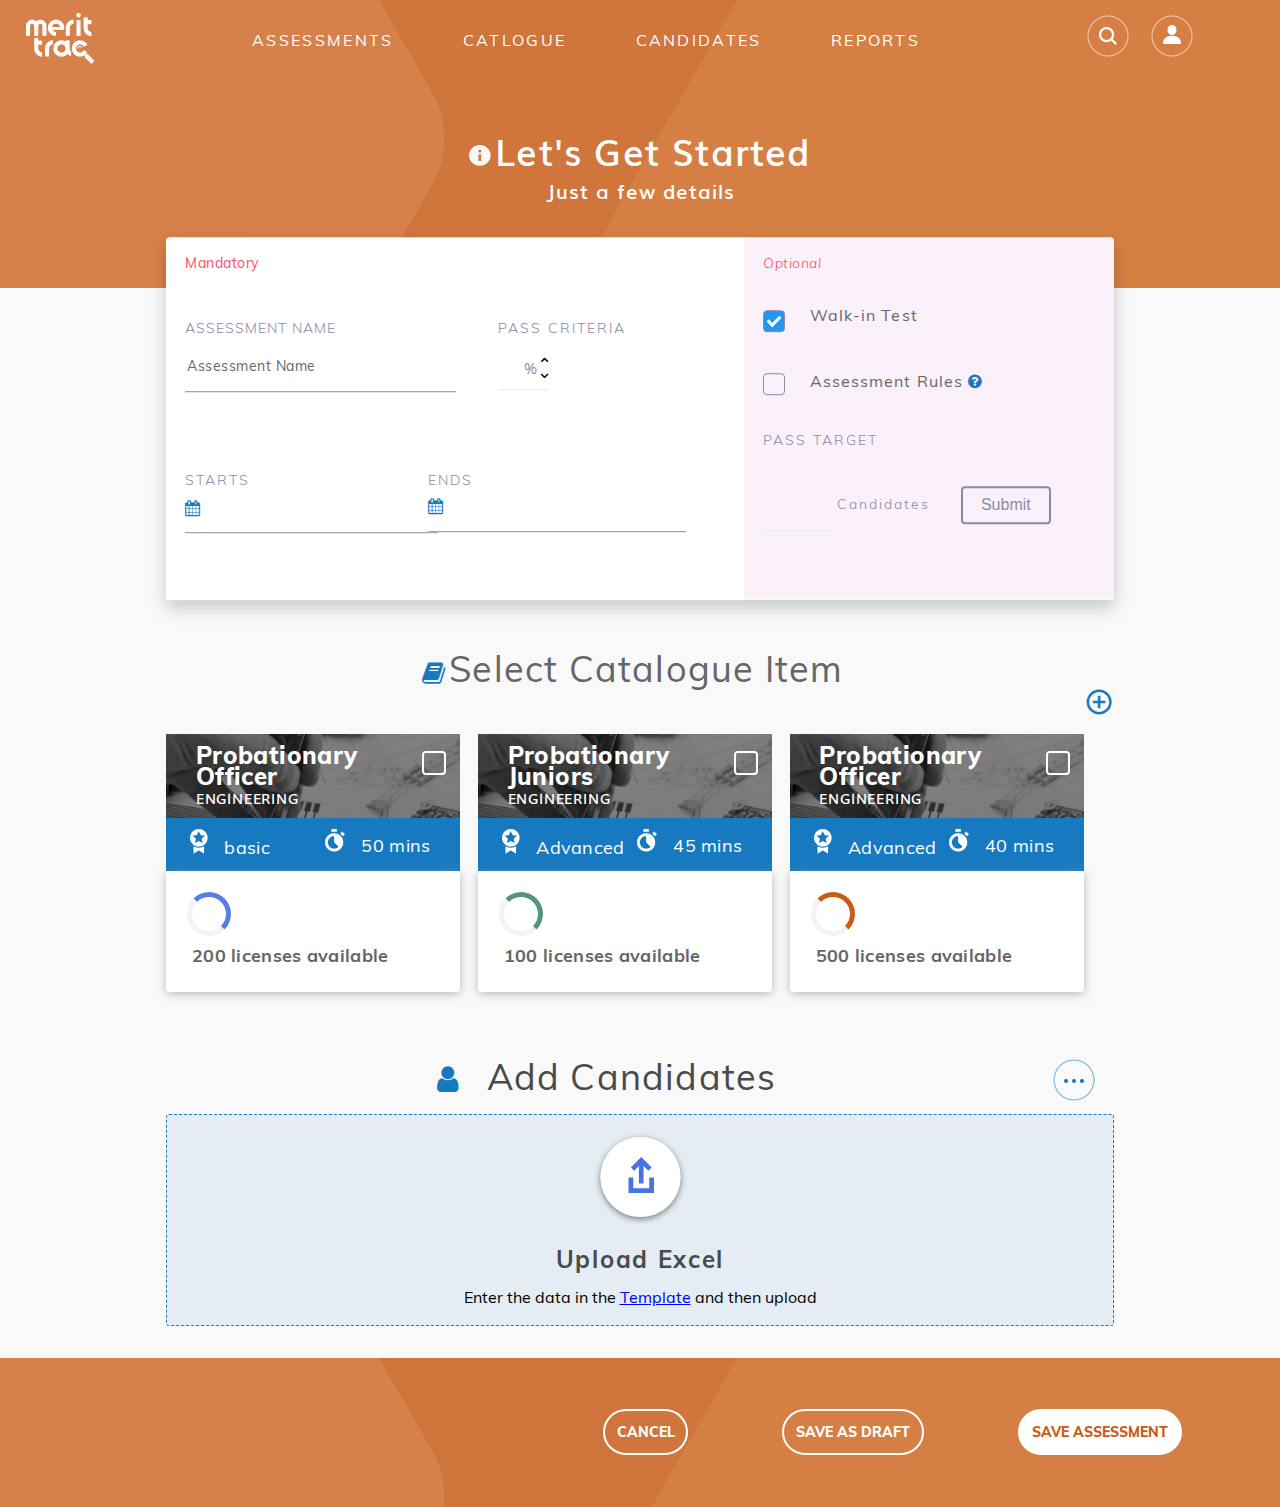
<file: index.html>
<!DOCTYPE html>
<html>
<head>
    <meta charset="utf-8" />
    <meta http-equiv="X-UA-Compatible" content="IE=edge">
    <title>Merit Trac</title>
    <meta name="viewport" content="width=device-width, initial-scale=1">
    <link rel="stylesheet" type="text/css" media="screen" href="/css/style.css" />
    <link rel="stylesheet" type="text/css" media="screen" href="/css/font.css" />
    <link rel="stylesheet" href="https://cdnjs.cloudflare.com/ajax/libs/font-awesome/4.7.0/css/font-awesome.min.css"/>
    <link href="https://fonts.googleapis.com/icon?family=Material+Icons" rel="stylesheet"/>
    
</head>
<body>
    <section class="main_section set_headerwidth">
        <header class="main_header set_headermaxwidth">
           <div class="main_div" id = "bar_nav"> 
              <div class="image_div">
                  <img src = "/images/page-1.png" alt = "merit-trac"/>
              </div>
              <div class="nav_bar">
                <ul class="nav_lists">
                    <li class = "nav_list"><a href = "#">ASSESSMENTS</a></li>
                    <li class = "nav_list"><a href = "#">CATLOGUE</a></li>
                    <li class = "nav_list"><a href = "#">CANDIDATES</a></li>
                    <li class = "nav_list"><a href = "#">REPORTS</a></li>
                </ul>
              </div>
              <div class="search_profile">
                    <img src = "/images/search.png" class = "search_img" alt = "search_image"/>
                    <img src="/images/profile.png" alt="profile_image" class="profile_img"/>
              </div>
           </div>
           <div class="header_hex">
               <div class="main_heading">
                    <img  class = "exlamation_img" src = "/images/exlamation.png" alt = "profile-image"/>
                    <h1 class = "heading">Let's Get Started</h1>
                    <p class = "sub_heading">Just a few details</p> 
               </div>
           </div>
        </header>
    </section>
    <section class = "set_width bg-color">
        <main class = "set_maxwidth main_content">
            <div class="user_form">
                <div class="maindatory_form">
                        <i class = "mandatory_title">Mandatory</i>
                    <div class="assessment">
                        <p class = "assessment_name">ASSESSMENT NAME</p>
                        <input type="text" name="#" id="ass_name" class="assessment_holder" placeholder="Assessment Name">
                    </div>
                    <div class="pass_criteria">
                        <p class = "pass_criteria_number">PASS CRITERIA</p>
                        <span class = "number_arrow"><input max = 100 min = 0 type="number" name="#" id="pass_num" class="pass_number"></span>
                        <span class = "percent">&#37;</span>
                    </div>

                    <div class="date">
                        <div class="start_date">
                            <p class = "date_form">STARTS</p>
                            <span class = "calender"><i class="fa fa-calendar"></i></span>
                            <input class = "date_time" type="datetime" name="#" id="date_start">
                        </div>
                        <div class="end_date">
                            <p class = "date_form">ENDS</p>
                            <span class = "calender1"><i class="fa fa-calendar"></i></span>
                            <input class = "date_time1" type="datetime" name="#" id="date_end">
                        </div>
                   </div> 
                </div>
                
                <div class="optional_form">
                    <p class = "optional_name">Optional</p>
                    <div class="walk_in_test">
                        <label class="container check_title" style = "padding: 0% 14%">Walk-in Test
                            <input type="checkbox" checked="checked" class = "agree">
                            <span class="checkmark"></span>
                        </label>
                    </div>
                    <div class="assessment_rules">    
                        <label class="container check_title" style = "padding: 0% 14%">Assessment Rules
                            <input type="checkbox"  class = "agree">
                            <span class="checkmark"></span>
                            <i class="fa fa-question-circle question" aria-hidden="true"></i>
                        </label>
                    </div>
                    <div class = "bottom_pass">
                     <p class = "pass_title">PASS TARGET</p>
                     <input type="text" name="#" id="no_candidates" class="pass_number">
                     <label class = "pass_title">Candidates</label>
                     <input type = "submit" value = "Submit" onclick = "postfunction()" class = "button button_blue"/>
                    </div>    
                </div>
            </div>
             <div class="catalogue_items">
                 <div class = "heading_margin">
                   <!-- <span class="glyphicon glyphicon-book book"></span> -->
                   <i class="fa fa-book book" aria-hidden="true" style = "font-size:25px;"></i>
                   <h2 class = "catalogue_heading">Select Catalogue Item</h2>
                </div>
                <i class="material-icons add_ico" style = "font-size: 30px;">add_circle_outline</i>
            </div>
            <div class="catalogues" id = "template_here">
                <!-- <div class="catalogue_container">
                        <div class="image_contain">
                               <div class="opacity_container">
                                </div>
                                <div class = "text_contain">
                                        <i class = "pb_officer">Probationary officer/Junior</i>
                                        <span class = "eng_text">ENGINEERING</span>
                                </div>
                                <label class="container1 check_title1">
                                            <input type="checkbox">
                                            <span class="checkmark1"></span>
                                </label>      
                        </div>       
                               <div class="basic">
                                    <div class = "badge_div">
                                            <img class = "badge_timer" src = "/images/level.png" alt = "badge_image"/>
                                            <p class = "basic_def">Basic</p>
                                    </div>
                                     <div class = "mins_div">
                                            <img class = "badge_timer" src = "/images/time.png" alt = "timer_image"/>
                                            <p class="timer_def">45 mins</p>
                                     </div>
                              </div>
                              
                              <div class="availability">
                                 <span class="loader"></span>
                                 <span class = "license_title">200 licenses available</span>
                              </div>
                        
                </div>
                <div class="catalogue_container">
                        <div class="image_contain">
                               <div class="opacity_container">
                                </div>
                                <div class = "text_contain">
                                        <i class = "pb_officer">Probationary officer/Junior</i>
                                        <span class = "eng_text">ENGINEERING</span>
                                </div>
                                <label class="container1 check_title1">
                                            <input type="checkbox">
                                            <span class="checkmark1"></span>
                                </label>      
                        </div>       
                               <div class="basic">
                                    <div class = "badge_div">
                                            <img class = "badge_timer" src = "/images/level.png" alt = "badge_image"/>
                                            <p class = "basic_def">Basic</p>
                                    </div>
                                     <div class = "mins_div">
                                            <img class = "badge_timer" src = "/images/time.png" alt = "timer_image"/>
                                            <p class="timer_def">45 mins</p>
                                     </div>
                              </div>
                              
                              <div class="availability">
                                 <span class="loader1"></span>
                                 <span class = "license_title">200 licenses available</span>
                              </div>
                        
                </div>
                <div class="catalogue_container">
                        <div class="image_contain">
                               <div class="opacity_container">
                                </div>
                                <div class = "text_contain">
                                        <i class = "pb_officer">Probationary officer/Junior</i>
                                        <span class = "eng_text">ENGINEERING</span>
                                </div>
                                <label class="container1 check_title1">
                                            <input type="checkbox">
                                            <span class="checkmark1"></span>
                                </label>      
                        </div>       
                               <div class="basic">
                                    <div class = "badge_div">
                                            <img class = "badge_timer" src = "/images/level.png" alt = "badge_image"/>
                                            <p class = "basic_def">Basic</p>
                                    </div>
                                     <div class = "mins_div">
                                            <img class = "badge_timer" src = "/images/time.png" alt = "timer_image"/>
                                            <p class="timer_def">45 mins</p>
                                     </div>
                              </div>
                              
                              <div class="availability">
                                 <span class="loader2"></span>
                                 <span class = "license_title">200 licenses available</span>
                              </div>
                        
                </div> -->
            </div>
            <div class="candidates">
                <div class="prof_candidates">
                    <i class="fa fa-user user" aria-hidden="true" style = "font-size:30px"></i>
                    <i class = "cand">Add Candidates</i>
                </div>
                <div class="more">
                    <img src = "/images/group-17.png" alt = "more_image"/>
                </div>
            </div>
            <div class="upload_rectangle">
                <img src="/images/upload.svg" alt="upload_image" class="upload_image">
                <span class = "upload_title">Upload Excel</span>
                <i class = "upload_text">Enter the data in the <u class = "underline">Template</u> and then upload</i>
            </div><br><br>
        </main>
    </section>
    <section class="footer_width">
        <div class="footer_maxwidth">
            <div class="footer">
                <button class="cancel">CANCEL</button>
                <button class="cancel">SAVE AS DRAFT</button>
                 <button class="btn_white">SAVE ASSESSMENT</button> 
            </div>
        </footer>
    </section>
     <script>
    //   var header = jQuery(".main_div");
    //   var headerSCroll = "header_scrolled";
    //   jQuery().scroll(function(){
    //       if(jQuery(this).scrollTop() > 0){
    //           header.addClass(headerSCroll);
    //       }
    //   });
    </script> 
    <script src = "/js/easyhttp.js"></script>
    <script src = "/js/app.js"></script>
    <script src="/js/main.js"></script>
    <script src="/js/animations.js"></script>
</body>
</html>
</file>
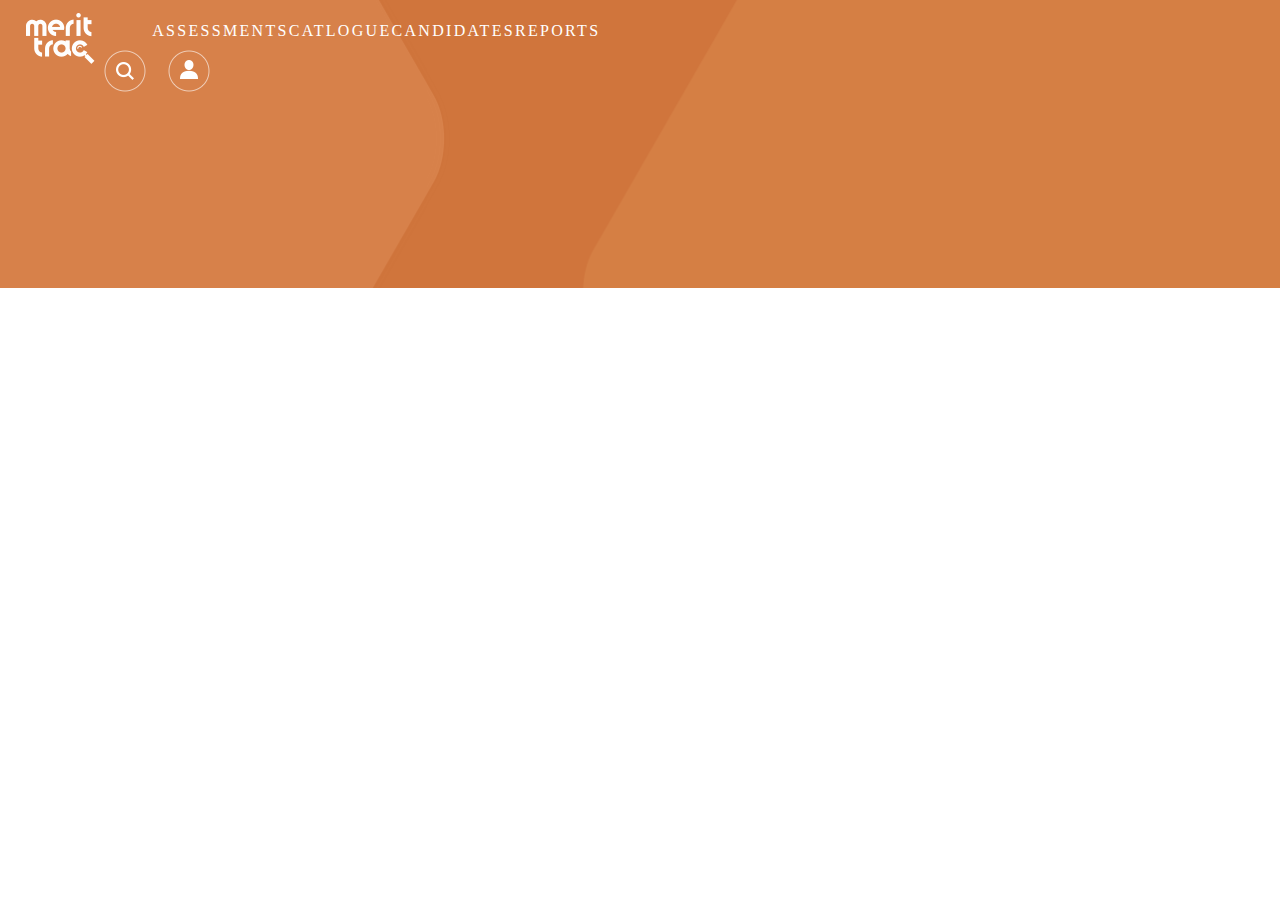
<file: index (copy).html>
<!DOCTYPE html>
<html>
<head>
    <meta charset="utf-8" />
    <meta http-equiv="X-UA-Compatible" content="IE=edge">
    <title>Merit Trac</title>
    <meta name="viewport" content="width=device-width, initial-scale=1">
    <link rel="stylesheet" type="text/css" media="screen" href="/css/style.css" />
</head>
<body>
    <section class="main_section set_width">
        <header class="main_header set_maxwidth">
           <div class="main_div">
              <div class="image_div">
                  <img src = "/images/page-1.png" alt = "merit-trac"/>
              </div>
              <div class = "nav_image">
              <div class="nav_bar">
                <ul class="nav_lists">
                    <li class = "nav_list">ASSESSMENTS</li>
                    <li class = "nav_list">CATLOGUE</li>
                    <li class = "nav_list">CANDIDATES</li>
                    <li class = "nav_list">REPORTS</li>
                </ul>
              </div>
              <div class="search_profile">
                    <img src = "/images/search.png" class = "search_img" alt = "search_image"/>
                    <img src="/images/profile.png" alt="profile_image" class="profile_img"/>
              </div>
              </div>
           </div>
        </header>
    </section>
    <script src="/js/main.js"></script>
</body>
</html>
</file>
<file: css/font.css>
@font-face {
    font-family: 'Muli';
    src:url('/assests/fonts/Muli/Muli-Regular.ttf');    
}

@font-face{
    font-family: 'Muli-SemiBold';
    src:url('/assests/fonts/Muli/Muli-SemiBold.ttf');
}
@font-face{
    font-family: 'Muli-Light';
    src:url('/assests/fonts/Muli/Muli-Light.ttf');
}

@font-face{
    font-family: 'Muli-Bold';
    src:url('/assests/fonts/Muli/Muli-Bold.ttf');
}
@font-face{
    font-family: 'Muli-LightItalic';
    src:url('/assests/fonts/Muli/Muli-LightItalic.ttf');
}
@font-face{
    font-family: 'Muli-ExtraBold';
    src:url('/assests/fonts/Muli/Muli-ExtraBold.ttf');
}
</file>
<file: css/style.css>
/*reset css starts*/

html, body, div, span, applet, object, iframe,
h1, h2, h3, h4, h5, h6, p, blockquote, pre,
a, abbr, acronym, address, big, cite, code,
del, dfn, em, img, ins, kbd, q, s, samp,
small, strike, strong, sub, sup, tt, var,
b, u, i, center,
dl, dt, dd, ol, ul, li,
fieldset, form, label, legend,
table, caption, tbody, tfoot, thead, tr, th, td,
article, aside, canvas, details, embed, 
figure, figcaption, footer, header, hgroup, 
menu, nav, output, ruby, section, summary,
time, mark, audio, video {
	margin: 0;
	padding: 0;
	border: 0;
	font-size: 100%;
	font: inherit;
	vertical-align: baseline;
}
/* HTML5 display-role reset for older browsers */
article, aside, details, figcaption, figure, 
footer, header, hgroup, menu, nav, section {
	display: block;
}
body {
	line-height: 1;
}
ol, ul {
	list-style: none;
}
blockquote, q {
	quotes: none;
}
blockquote:before, blockquote:after,
q:before, q:after {
	content: '';
	content: none;
}
table {
	border-collapse: collapse;
	border-spacing: 0;
}
 
/*reset css ends*/
.set_headerwidth{
	width:100%;
}
.set_headermaxwidth{
	margin:0px auto;
	max-width:1354px;
}
.set_width{
	width:100%;
}

.set_maxwidth{
	margin:0px auto;
	max-width: 1280px;
}

.main_section{
	background-image: url('/images/group-4.png');
	background-size:cover;
}
.main_header{
	height: 288px;
}
.main_div{
	padding: 1% 2%;
	display: flex;
	justify-content: flex-start;	
}

.sticky {
    background-color: #e89c5e;
    position: fixed;
    top: 0;
    width: 100%;
    z-index: 1;
    filter: drop-shadow(0 2px 3px rgba(51, 51, 51, 0.37));
  }

.image_div{
	display: inline-block;
}

.nav_bar{
	font-family:Muli;
	line-height:1.19;
	letter-spacing: 2.3px;
	color:#ffffff;
	display:inline-block;
	width:60%;
	vertical-align: bottom;
	text-align:center;
	margin-bottom:1.5%;
	margin-top:1.5%;
	margin-left:10%;
	margin-right:10%;
}

.nav_bar a{
	text-decoration: none;
	color:#ffffff;
	cursor:pointer;
}
.nav_lists{
	display:flex;
    justify-content: space-around;
}
.nav_list{
 display: inline;
}

.search_profile{
	display: inline-block;
	padding: 0.2% 0%;
}

.search_img{
	display: inline-block;
	padding-left:9px;
	padding-right:9px;
	cursor: pointer;
}

.profile_img{
	display: inline;
	padding-left:9px;
	padding-right:9px;
	cursor: pointer;
}
.header_scrolled{
	color:#000000;
}
.main_heading{
	text-align:center;
	margin:4%;	
}

.hex1{
	display: inline;
}
.exlamation_img{
	display:inline;
}
.heading{
	display: inline;
	font-family: 'Muli-SemiBold';
	font-weight:600;
	font-size:36px;
	letter-spacing: 1.2px;
	color:#ffffff;
	text-align:center;
}
.sub_heading{
	font-family: 'Muli-SemiBold';
	font-size:20px;
	font-weight:600;
	letter-spacing: 1px;
	color:#ffffff;
	padding:1% 0%;
}
.bg-color{
	background-color: #f9f9f9;
}
.main_content{
	width:74%;
}
.user_form{
	transform:translateY(-14%);
	box-shadow: 0 8px 16px 0 rgba(0, 0, 0, 0.2);
}
.user_form,.maindatory_form,.optional_form{ 
	box-sizing: border-box;
}

.maindatory_form{
	border-top-left-radius: 4px;
	border-bottom-left-radius: 4px;
	width:61%;
	float:left;
	background-color: #ffffff;
}

.optional_form{
	padding: 2%;
	width:39%;
	float:left;
	background-color: #fbf1fa;
	border-bottom-right-radius: 4px;
	border-top-right-radius: 4px;
}
.user_form:after{
	content:"";
	display:table;
	clear:both;
	border-radius:4px;
	box-shadow: 0 2px 10px 0 rgba(153, 153, 153, 0.69);
}
.maindatory_form{
	padding:2%;
}
.mandatory_title{
	font-family: 'Muli';
	color:#ff4d63;
	font-size:14px;
	font-weight:300;
	letter-spacing: 0.5px;
	display: block;
}

.maindatory_form,.assessment,.pass_criteria{
	box-sizing: border-box;
}
.assessment{
	float:left;
	width:58%;
	padding: 9% 0%;
}
.assessment_name{
	font-family: 'Muli-Light';
	font-size:14px;
	font-weight:300;
	line-height: 1.36;
	letter-spacing: 1px;
	color:#8c8aa7;
}
.assessment_holder{
	border:none;
	border-bottom: 1px solid #8c8aa7;
	margin:6% 0%;
	padding-bottom: 5%;
	font-family: 'Muli';
	font-size:14px;
	line-height:1.06;
	letter-spacing: 0.5px;
	color: #666666;
	width:85%;
}
.assessment_holder::placeholder{
	font-family: 'Muli';
	font-size:14px;
	line-height:1.06;
	letter-spacing: 0.5px;
	color: #666666;
}
.assessment_holder:focus{
	border:none;
	border-bottom: 1px solid #177ac1;
	outline:none;
}
.pass_number{
	border:none;
	border-bottom: 1px solid #8c8aa7;
	margin:9.5% 0%;
	padding-bottom: 5%;	
	font-family: 'Muli';
	font-size:14px;
	line-height:1.06;
	letter-spacing: 0.5px;
	color: #666666;	
	width:30%;
}
.percent{
	position: relative;
	left:-13%;
	font-family: 'Muli';
}
.number_arrow{
	position: relative;
}
.number_arrow:after,
.number_arrow:before{
	position: absolute;
  right: 5px;
  width: 1.6em;
  height: .9em;
  font-size: 10px;
  pointer-events: none;
  background: #fff;
}
.number_arrow:after{
	color: #000000;
  	content: "\2303";
	  margin-top: 15px;
	  left:78%;
	  font-size:18px;
}
.number_arrow:before{
	color: #000000;
  content: "\2304";  /*FE40,2304*/
  margin-bottom: 5px;
  bottom: -.5em;
  left:78%;
  top:1%;
  font-size:18px;
}
.pass_number:focus{
	border:none;
	border-bottom: 1px solid #177ac1;
	outline:none;
}
.pass_criteria{
	font-family:'Muli-Light';
	font-size:14px;
	font-weight: 300;
	line-height:1.36;
	letter-spacing:2px;
	color:#8c8aa7;
	float:left;
	width:42%;
	padding: 9% 0%;
}
.maindatory_form{
	content:"";
	display: table;
	clear:both;
}

.date,.start_date,.end_date{
	box-sizing: border-box;
}
.start_date,.end_date{
	float:left;
	width:45%;
	margin: 2% 0%;
}
.end_date{
	float:left;
	width:55%;
}
.date:after{
	display: table;
	clear:both;
	content:"";
}
.date_form{
	font-family: 'Muli-Light';
	line-height: 1.36;
	letter-spacing: 2px;
	font-size:14px;
	font-weight: 300;
	color:#8c8aa7;
}
.date_time{
	border:none;
	border-bottom: 1px solid #8c8aa7;
	margin:4% 0%;
	padding-bottom: 5%;	
	padding-left:9%;
	font-family: 'Muli-Bold';
	font-size:18px;
	line-height:1.06;
	letter-spacing: 0.5px;
	color:#666666;
}
.date_time1{
	border:none;
	border-bottom: 1px solid #8c8aa7;
	margin:2% 0%;
	padding-bottom: 4.8%;	
	padding-left:9%;
	font-family: 'Muli-Bold';
	font-size:18px;
	line-height:1.06;
	letter-spacing: 0.5px;
	color:#666666;
}
.date_time:focus{
	border:none;
	border-bottom: 1px solid #8c8aa7;
	outline:none;
}

.date_time1:focus{
	border:none;
	outline:none;
	border-bottom: 1px solid #8c8aa7;
}lice
.start_date{
	position: relative;
	margin: 2% 0%;
}
.end_date{
	position:relative;
}
.calender{
  color:#177ac1;
  position: absolute;
  padding-top:1%;
}

.calender1{
	position: absolute;
	padding-top:2.5%;
	color:#177ac1;
}
.optional_name{
	font-family:'Muli-LightItalic';
	font-size:14px;
	font-style:italic;
	letter-spacing: 0.5px;
	color:#ff4d63;
	font-weight:300;
}
.walk_in_test{
	padding: 12% 0%;
}
.check_title{
	font-family:'Muli';
	font-size:15px;
	line-height: 0.72;
	letter-spacing:1.1px;
	color:#666666;
	display:inline;
}
.question{
	color:#177ac1;
	display:inline;
}
/* The container */
.container {
    display: block;
    position: relative;
    padding-left: 35px;
    margin-bottom: 12px;
    cursor: pointer;
    font-size: 16px;
    -webkit-user-select: none;
    -moz-user-select: none;
    -ms-user-select: none;
	user-select: none;
	padding: 0% 14%;
}

/* Hide the browser's default checkbox */
.container .agree {
    position: absolute;
    opacity: 0;
	cursor: pointer;
}

/* Create a custom checkbox */
.checkmark {
    position: absolute;
    top: 0;
    left: 0;
    height: 20px;
    width: 20px;
	background-color:inherit;
	border-radius:4px;
	border:1px solid #8c8aa7;
}

/* On mouse-over, add a grey background color */
.container:hover .agree ~ .checkmark {
    background-color: #ccc;
}

/* When the checkbox is checked, add a blue background */
.container .agree:checked ~ .checkmark {
    background-color: #2196F3;
}

/* Create the checkmark/indicator (hidden when not checked) */
.checkmark:after {
    content: "";
    position: absolute;
    display: none;
}

/* Show the checkmark when checked */
.container .agree:checked ~ .checkmark:after {
    display: block;
}

/* Style the checkmark/indicator */
.container .checkmark:after {
    left: 6px;
    top: 2px;
    width: 5px;
    height: 10px;
    border: solid white;
    border-width: 0 3px 3px 0;
    -webkit-transform: rotate(45deg);
    -ms-transform: rotate(45deg);
    transform: rotate(45deg);
}
.date{
	padding: 5% 0%;
}
.bottom_pass{
	padding: 5% 0%;
}
.pass_title{
	font-family: 'Muli-Light';
	font-size:14px;
	font-weight:300;
	line-height:1.36;
	letter-spacing: 2px;
	color:#8c8aa7;
	padding:4% 0%;
}
.pass_number{
	background-color:inherit;
	width:20%;
	display: inline;
	border-color: #eaeaea;
}
.button {
    border: none;
    color: white;
    padding: 8px 18px;
    text-align: center;
    text-decoration: none;
    display: inline-block;
    font-size: 16px;
    margin: 4px 2px;
    border-radius:4px;
    -webkit-transition-duration: 0.4s; 
    transition-duration: 0.4s;
	cursor: pointer;
	margin:0% 8%;
}
.button_blue {
    background-color: inherit; 
    color: #8c8aa7; 
    border: 2px solid #8c8aa7;
}

.button_blue:hover {
    background-color: #8c8aa7;
    color: white;
}
.book{
	color:#177ac1;
	display: inline;
	font-size:28px;
}
.catalogue_heading{
	font-family: 'Muli';
	font-size:36px;
	letter-spacing: 1.2px;
	color:#666666;
	display: inline;
	text-align:center;
	
}
.add_ico{
	color:#177ac1;
	font-size:28px;
	float:right;
}
.heading_margin{
	margin:0% 27%;
	display:inline-block;
}
.catalogues{
	display:flex;
	justify-content:space-between;
	padding:5% 0%;
}
.catalogue_container{
	border-radius:4px;
	width:32%;
}
.image_contain{
	background-image:url('/images/hand.png');
	background-size:cover;
	position:relative;
}
.opacity_container{
	position:absolute;
	width:100%;
	height:100%;
	opacity:0.5;
	background-color:#000000;
}
.basic{
	background-color: #177ac1;
	display:flex;
	justify-content: space-between;
	padding:4%;
}
.badge_div,.mins_div{
	width:50%;
}
.availability{
	background-color: #ffffff;
	box-shadow: 0 2px 10px 0 rgba(153, 153, 153, 0.69);
	border-radius:4px;
}
.badge_timer{
	display: inline;
	padding:0% 9%;
}
.basic_def,.timer_def{
	display: inline;
	font-size:18px;
	font-family:'Muli';
	line-height:1.28;
	letter-spacing: 0.3px;
	color:#ffffff;
}
.availability{
	padding:7%;
}
.loader{
	display:inline-block;
	border: 5px solid #f3f3f3;
	border-radius: 50%;
	border-right: 5px solid #597ee3;
	width: 34px;
	height: 34px;
	border-top:5px solid #597ee3;
}
.loader1{
	display:inline-block;
	border: 5px solid #f3f3f3;
	border-radius: 50%;
	border-right: 5px solid #53967d;
	width: 34px;
	height: 34px;
	border-top:5px solid #53967d;
}
.loader2{
	display:inline-block;
	border: 5px solid #f3f3f3;
	border-radius: 50%;
	border-right: 5px solid #c85c19;
	width: 34px;
	height: 34px;
	border-top:5px solid #c85c19 ;
}
.license_title{
	font-family: 'Muli-Bold';
	font-size:18px;
	line-height: 1.28;
	letter-spacing: 0.3px;
	color:#666666;
	display: inline-block;
	vertical-align: top;
	margin:2%;
}
.text_contain{
	padding: 4% 33% 2% 10%;
	position: relative;
}
.check_box{
	border-radius:14px;
	width:20px;
	height:20px;
	background-color: inherit;
	color:white;
}


/* The container */
.container1 {
    display: block;
    position: relative;
    padding-left: 35px;
    margin-bottom: 12px;
    cursor: pointer;
    font-size: 16px;
    -webkit-user-select: none;
    -moz-user-select: none;
    -ms-user-select: none;
	user-select: none;
	float:right;
	position: absolute;
	top: 20%;
	right: 1%;
	background-color:inherit;
}

/* Hide the browser's default checkbox */
.container1 input {
    position: absolute;
    opacity: 0;
	cursor: pointer;
}

/* Create a custom checkbox */
.checkmark1 {
    position: absolute;
    top: 0;
    left: 0;
    height: 20px;
    width: 20px;
	background-color:inherit;
	border-radius:4px;
	border:2px solid #ffffff;
}

/* On mouse-over, add a grey background color */
.container1:hover input ~ .checkmark1 {
    background-color: #13be9e;
}

/* When the checkbox is checked, add a blue background */
.container1 input:checked ~ .checkmark1 {
    background-color: #13be9e;
}

/* Create the checkmark/indicator (hidden when not checked) */
.checkmark1:after {
    content: "";
    position: absolute;
    display: none;
}

/* Show the checkmark when checked */
.container1 input:checked ~ .checkmark1:after {
    display: block;
}

/* Style the checkmark/indicator */
.container1 .checkmark1:after {
    left: 6px;
    top: 2px;
    width: 5px;
    height: 10px;
    border: solid white;
    border-width: 0 3px 3px 0;
    -webkit-transform: rotate(45deg);
    -ms-transform: rotate(45deg);
    transform: rotate(45deg);
}
.pb_officer{
	font-family:'Muli-ExtraBold';
	font-size:24px;
	font-weight:800;
	line-height:0.83;
	letter-spacing:0.4px;
	color:#ffffff;
}
.eng_text{
	font-family:'Muli-SemiBold';
	font-size:14px;
	font-weight: 600;
	line-height: 1.71;
	letter-spacing: 0.8px;
	color:#ffffff;
	padding:5% 0%;
}
.prof_candidates{
	width:90%;
	text-align:center;
	display:inline-block;
}
.user{
	color:#177ac1;
	display:inline-block;
	padding:0% 3%;

}
.candidates{
	margin:2%;
}
.cand{
	font-family: 'Muli';
	font-weight: 45px;
	letter-spacing: 1.2px;
	font-size:36px;
	color:#4a4a4a;
}
.more{
	float:right;
	cursor: pointer;
}
.upload_rectangle{
	text-align:center;
	border-radius:3px;
	background-color:rgba(23, 122, 193, 0.09);
	border:1px dashed #177ac1;
	padding:2%;
}

.upload_title{
	font-family: 'Muli-Bold';
	letter-spacing: 1.7px;
	color:#4a4a4a;
	display:block;
	font-size:24px;
	margin:2%;
}
.upload_text{
	font-family:'Muli';
	
}
.upload_image{
	cursor: pointer;
}
.underline{
	color:rgb(0, 0, 255);
	cursor:pointer;
}
.footer_width{
	width:100%;
	height: 100%;
	background-image: url('/images/group-4.png');
	background-size:cover;
}
.footer_maxwidth{
	margin:0px auto;
	max-width: 1280px;
}
.footer{
	display:flex;
	padding:4%;
	justify-content: flex-end;
}
.cancel{
	border-radius:100px;
	border:solid 2px #ffffff;
	background-color: inherit;
	font-family:'Muli-ExtraBold';
	font-size:14px;
	font-weight:800;
	line-height: 1.36;
	color:#ffffff;
	padding:1%;
	margin:0% 4%;
	cursor:pointer;
}

.btn_white{
	border-radius:100px;
	border:solid 2px #ffffff;
	background-color: #ffffff;
	font-family:'Muli-ExtraBold';
	font-size:14px;
	font-weight:800;
	line-height: 1.36;
	color:#c85c19;
	padding:1%;
	margin:0% 4%;
	cursor:pointer;
}
</file>
